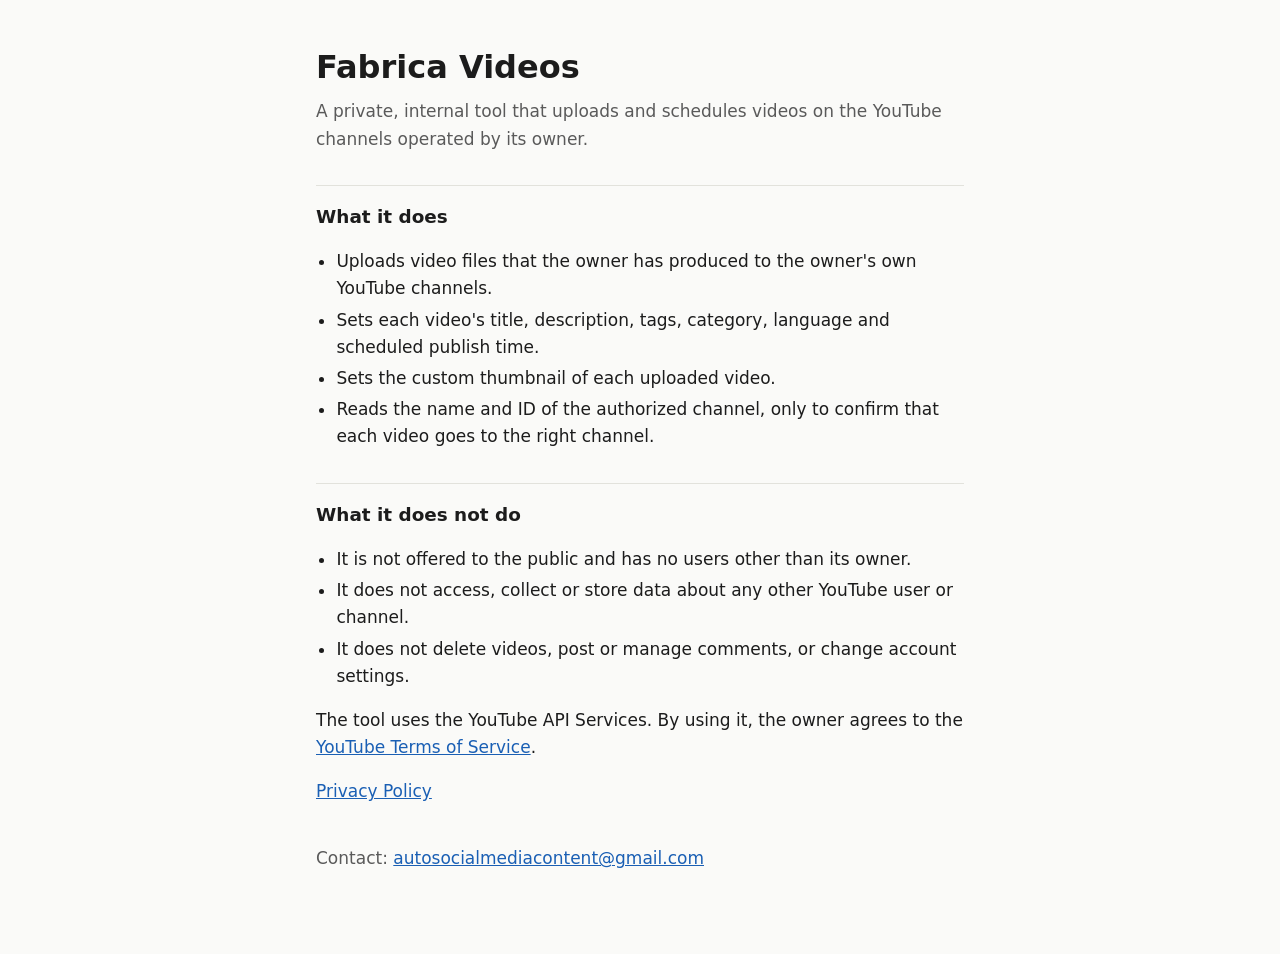
<file: index.html>
<!doctype html>
<html lang="en">
<head>
<meta charset="utf-8">
<meta name="viewport" content="width=device-width, initial-scale=1">
<title>Fabrica Videos</title>
<link rel="stylesheet" href="style.css">
</head>
<body>
<main>
  <h1>Fabrica Videos</h1>
  <p class="lead">A private, internal tool that uploads and schedules videos on the YouTube channels operated by its owner.</p>

  <h2>What it does</h2>
  <ul>
    <li>Uploads video files that the owner has produced to the owner's own YouTube channels.</li>
    <li>Sets each video's title, description, tags, category, language and scheduled publish time.</li>
    <li>Sets the custom thumbnail of each uploaded video.</li>
    <li>Reads the name and ID of the authorized channel, only to confirm that each video goes to the right channel.</li>
  </ul>

  <h2>What it does not do</h2>
  <ul>
    <li>It is not offered to the public and has no users other than its owner.</li>
    <li>It does not access, collect or store data about any other YouTube user or channel.</li>
    <li>It does not delete videos, post or manage comments, or change account settings.</li>
  </ul>

  <p>The tool uses the YouTube API Services. By using it, the owner agrees to the <a href="https://www.youtube.com/t/terms">YouTube Terms of Service</a>.</p>

  <p><a href="privacy.html">Privacy Policy</a></p>

  <p class="contact">Contact: <a href="mailto:autosocialmediacontent@gmail.com">autosocialmediacontent@gmail.com</a></p>
</main>
</body>
</html>
</file>
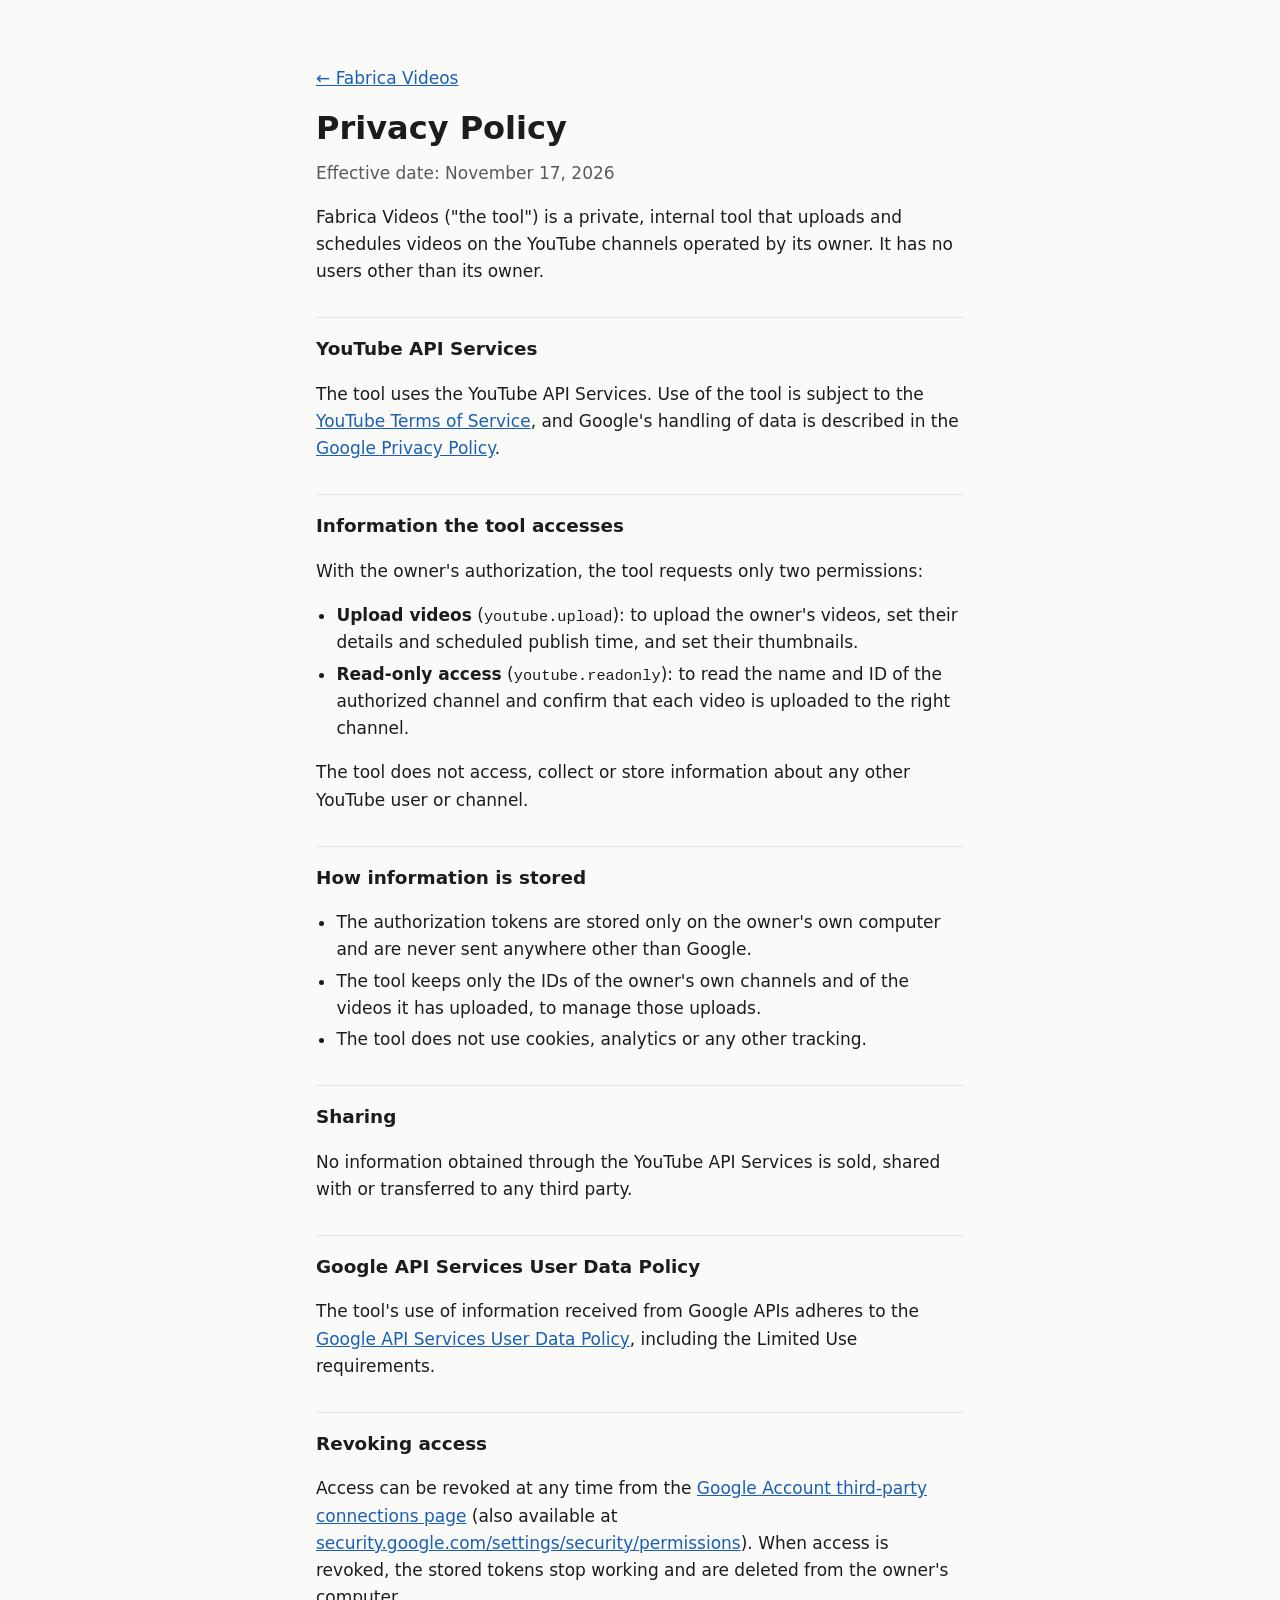
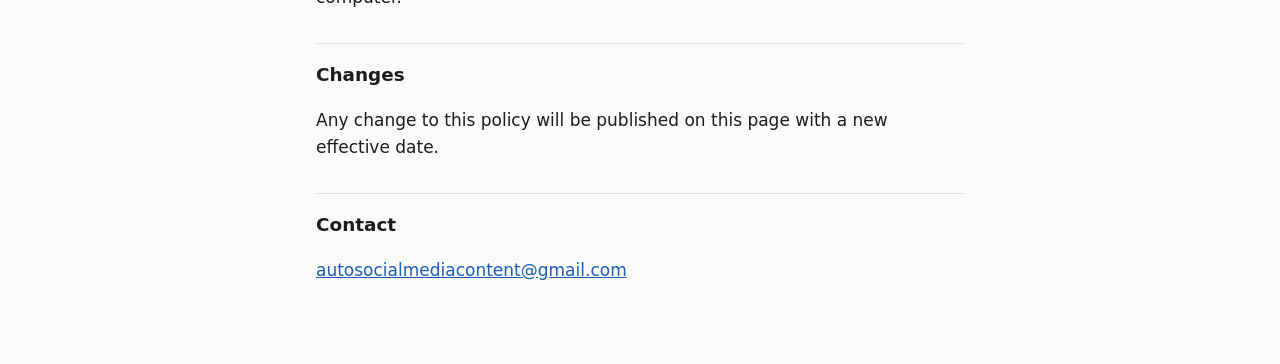
<file: privacy.html>
<!doctype html>
<html lang="en">
<head>
<meta charset="utf-8">
<meta name="viewport" content="width=device-width, initial-scale=1">
<title>Privacy Policy · Fabrica Videos</title>
<link rel="stylesheet" href="style.css">
</head>
<body>
<main>
  <p><a href="index.html">← Fabrica Videos</a></p>
  <h1>Privacy Policy</h1>
  <p class="lead">Effective date: November 17, 2026</p>

  <p>Fabrica Videos ("the tool") is a private, internal tool that uploads and schedules videos on the YouTube channels operated by its owner. It has no users other than its owner.</p>

  <h2>YouTube API Services</h2>
  <p>The tool uses the YouTube API Services. Use of the tool is subject to the <a href="https://www.youtube.com/t/terms">YouTube Terms of Service</a>, and Google's handling of data is described in the <a href="https://policies.google.com/privacy">Google Privacy Policy</a>.</p>

  <h2>Information the tool accesses</h2>
  <p>With the owner's authorization, the tool requests only two permissions:</p>
  <ul>
    <li><strong>Upload videos</strong> (<code>youtube.upload</code>): to upload the owner's videos, set their details and scheduled publish time, and set their thumbnails.</li>
    <li><strong>Read-only access</strong> (<code>youtube.readonly</code>): to read the name and ID of the authorized channel and confirm that each video is uploaded to the right channel.</li>
  </ul>
  <p>The tool does not access, collect or store information about any other YouTube user or channel.</p>

  <h2>How information is stored</h2>
  <ul>
    <li>The authorization tokens are stored only on the owner's own computer and are never sent anywhere other than Google.</li>
    <li>The tool keeps only the IDs of the owner's own channels and of the videos it has uploaded, to manage those uploads.</li>
    <li>The tool does not use cookies, analytics or any other tracking.</li>
  </ul>

  <h2>Sharing</h2>
  <p>No information obtained through the YouTube API Services is sold, shared with or transferred to any third party.</p>

  <h2>Google API Services User Data Policy</h2>
  <p>The tool's use of information received from Google APIs adheres to the <a href="https://developers.google.com/terms/api-services-user-data-policy">Google API Services User Data Policy</a>, including the Limited Use requirements.</p>

  <h2>Revoking access</h2>
  <p>Access can be revoked at any time from the <a href="https://myaccount.google.com/connections">Google Account third-party connections page</a> (also available at <a href="https://security.google.com/settings/security/permissions">security.google.com/settings/security/permissions</a>). When access is revoked, the stored tokens stop working and are deleted from the owner's computer.</p>

  <h2>Changes</h2>
  <p>Any change to this policy will be published on this page with a new effective date.</p>

  <h2>Contact</h2>
  <p><a href="mailto:autosocialmediacontent@gmail.com">autosocialmediacontent@gmail.com</a></p>
</main>
</body>
</html>
</file>
<file: style.css>
:root {
  --bg: #fafaf8;
  --text: #1c1c1c;
  --muted: #5a5a5a;
  --link: #1a5fb4;
  --line: #e2e2dc;
}
@media (prefers-color-scheme: dark) {
  :root {
    --bg: #18191b;
    --text: #e8e8e6;
    --muted: #a3a3a0;
    --link: #8ab4f8;
    --line: #2f3033;
  }
}
* { box-sizing: border-box; }
body {
  margin: 0;
  background: var(--bg);
  color: var(--text);
  font: 17px/1.6 system-ui, -apple-system, "Segoe UI", Roboto, sans-serif;
}
main {
  max-width: 680px;
  margin: 0 auto;
  padding: 48px 16px 64px;
}
h1 { font-size: 2rem; line-height: 1.2; margin: 0 0 12px; }
h2 { font-size: 1.15rem; margin: 32px 0 8px; padding-top: 16px; border-top: 1px solid var(--line); }
.lead { color: var(--muted); margin-top: 0; }
a { color: var(--link); }
code { font-size: 0.9em; }
ul { padding-left: 1.2em; }
li { margin: 4px 0; }
.contact { margin-top: 40px; color: var(--muted); }
</file>
